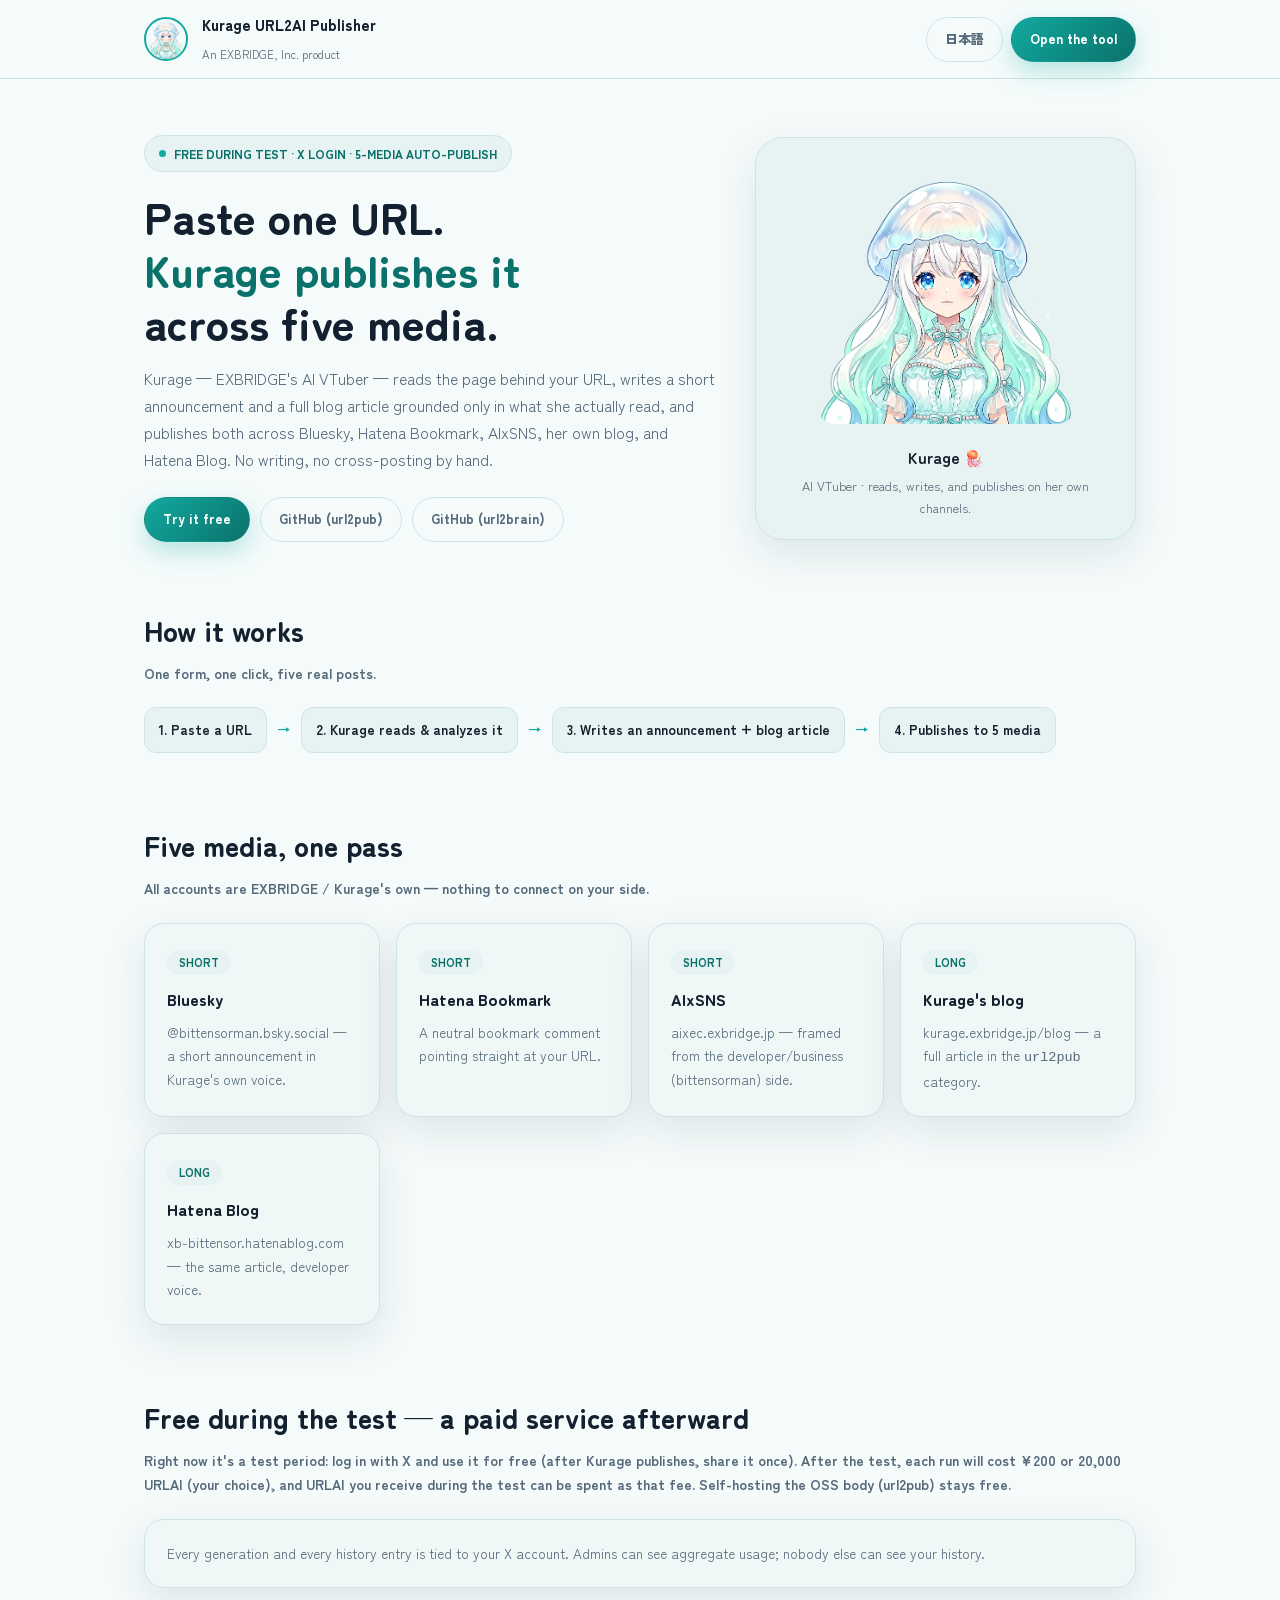
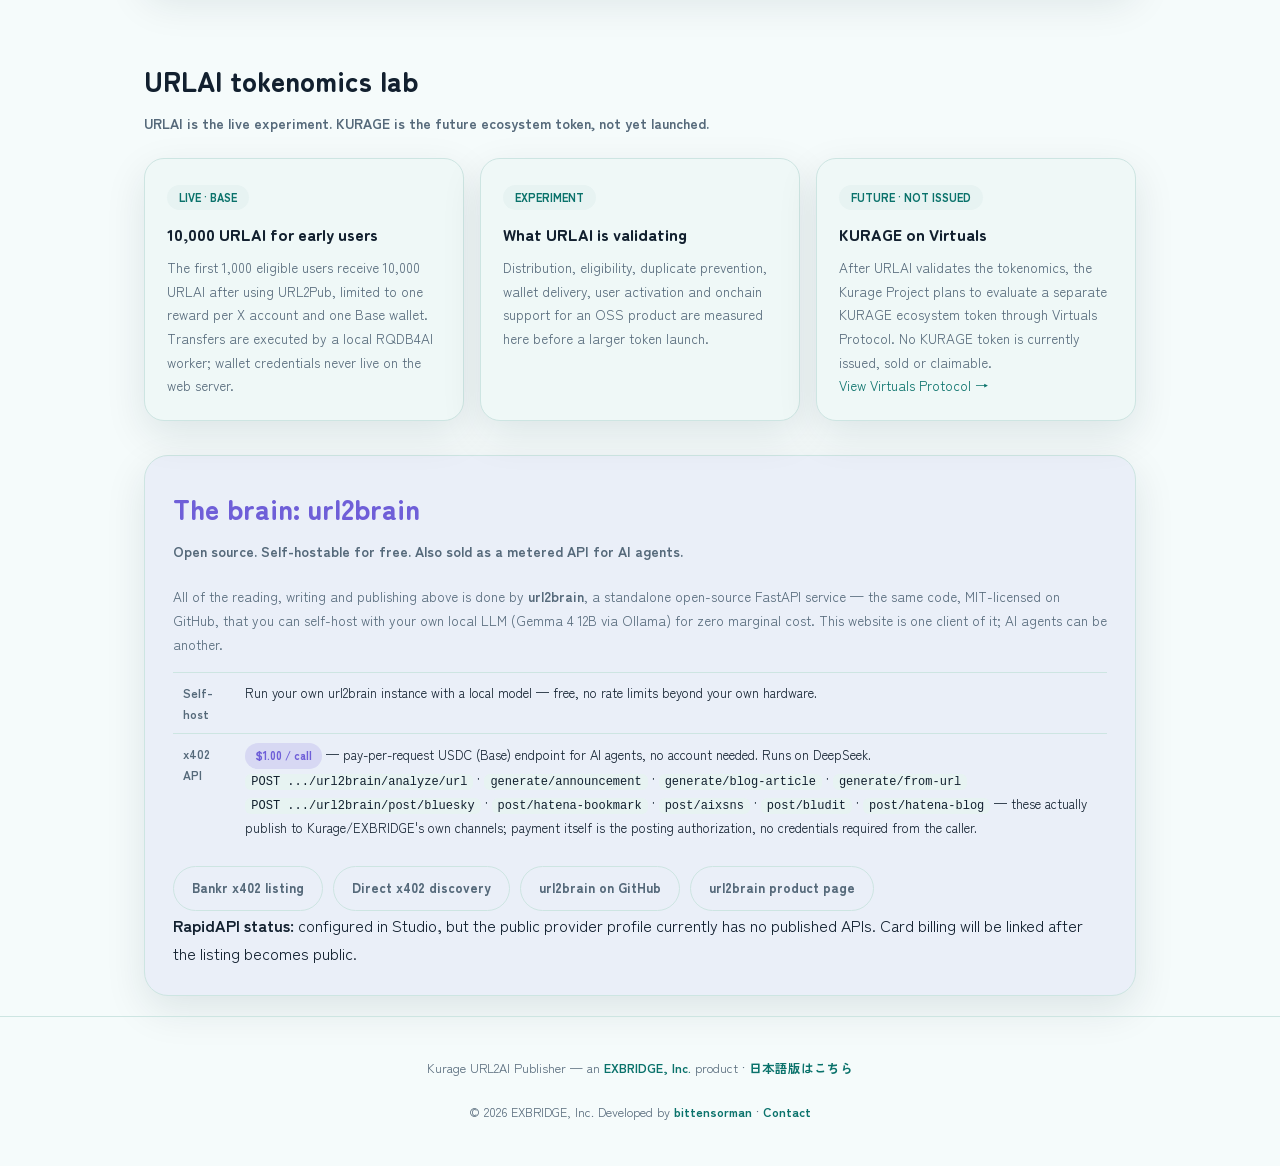
<file: public/index.html>
<!doctype html>
<html lang="en">
<head>
<meta charset="utf-8">
<meta name="viewport" content="width=device-width, initial-scale=1">
<title>Kurage URL2AI Publisher — Kurage reads a URL and publishes it across 5 media</title>
<meta name="description" content="Paste one URL. Kurage, an AI VTuber, reads it, writes an announcement and a blog article, and auto-publishes them across 5 media — Bluesky, Hatena Bookmark, AIxSNS, Kurage's blog, Hatena Blog. Free with X login. The brain behind it, url2brain, is open source and also sold as a $1/call x402 API for AI agents.">
<meta name="robots" content="index,follow">
<meta name="author" content="EXBRIDGE, Inc.">
<link rel="canonical" href="https://url2ai.exbridge.jp/">
<link rel="alternate" hreflang="ja" href="https://url2ai.exbridge.jp/url2pub.html">
<link rel="icon" href="assets/kurage_avatar_square.png" type="image/png">
<meta property="og:type" content="website">
<meta property="og:site_name" content="Kurage URL2AI Publisher">
<meta property="og:title" content="Kurage URL2AI Publisher — one URL in, five media out">
<meta property="og:description" content="Kurage reads a URL, writes an announcement and a blog article, and auto-publishes across Bluesky, Hatena Bookmark, AIxSNS, her own blog, and Hatena Blog.">
<meta property="og:url" content="https://url2ai.exbridge.jp/">
<meta property="og:image" content="https://url2ai.exbridge.jp/assets/ogp.png">
<meta property="og:image:width" content="1200">
<meta property="og:image:height" content="630">
<meta property="og:locale" content="en_US">
<meta name="twitter:card" content="summary_large_image">
<meta name="twitter:title" content="Kurage URL2AI Publisher">
<meta name="twitter:description" content="One URL in, five media out — written and published by Kurage.">
<meta name="twitter:image" content="https://url2ai.exbridge.jp/assets/ogp.png">
<script type="application/ld+json">
{
  "@context": "https://schema.org",
  "@type": "WebApplication",
  "name": "Kurage URL2AI Publisher",
  "url": "https://url2ai.exbridge.jp/",
  "applicationCategory": "BusinessApplication",
  "operatingSystem": "Web",
  "description": "Paste a URL and get an AI-written announcement and blog article, auto-published across 5 media.",
  "offers": { "@type": "Offer", "price": "0", "priceCurrency": "USD" },
  "provider": { "@type": "Organization", "name": "EXBRIDGE, Inc.", "url": "https://exbridge.jp/" }
}
</script>
<link rel="preconnect" href="https://fonts.googleapis.com">
<link rel="preconnect" href="https://fonts.gstatic.com" crossorigin>
<link href="https://fonts.googleapis.com/css2?family=Zen+Maru+Gothic:wght@500;700;900&family=Zen+Kaku+Gothic+New:wght@400;500;700&display=swap" rel="stylesheet">
<style>
:root {
  --abyss: #12202f; --abyss-soft: #55697a; --foam: #f5fbfb; --panel: #e7f3f2;
  --panel-line: #cde5e2; --teal: #12a99f; --teal-deep: #0a726b; --violet: #6f5fd8;
  --shadow: 0 14px 40px rgba(10, 40, 45, .10);
}
@media (prefers-color-scheme: dark) {
  :root { --abyss: #eaf3f3; --abyss-soft: #9fb3ba; --foam: #0c1720; --panel: #12242a;
    --panel-line: #1f3a3f; --teal: #2bd4c6; --teal-deep: #1c9e93; --violet: #9186ea;
    --shadow: 0 14px 40px rgba(0,0,0,.38); }
}
:root[data-theme="dark"] { --abyss: #eaf3f3; --abyss-soft: #9fb3ba; --foam: #0c1720; --panel: #12242a;
  --panel-line: #1f3a3f; --teal: #2bd4c6; --teal-deep: #1c9e93; --violet: #9186ea; --shadow: 0 14px 40px rgba(0,0,0,.38); }
:root[data-theme="light"] { --abyss: #12202f; --abyss-soft: #55697a; --foam: #f5fbfb; --panel: #e7f3f2;
  --panel-line: #cde5e2; --teal: #12a99f; --teal-deep: #0a726b; --violet: #6f5fd8; --shadow: 0 14px 40px rgba(10,40,45,.10); }
* { box-sizing: border-box; margin: 0; padding: 0; }
html { scroll-behavior: smooth; }
body { color: var(--abyss); font-family: "Zen Kaku Gothic New", -apple-system, "Segoe UI", sans-serif;
  background: var(--foam); min-height: 100vh; line-height: 1.75; }
a { color: var(--teal-deep); text-decoration: none; }
a:hover { color: var(--teal); }
h1, h2, h3, .display { font-family: "Zen Maru Gothic", "Zen Kaku Gothic New", sans-serif; text-wrap: balance; }
img { max-width: 100%; }
.wrap { max-width: 1040px; margin: 0 auto; padding: 0 24px; }
header.site { position: sticky; top: 0; z-index: 40; background: color-mix(in srgb, var(--foam) 88%, transparent);
  backdrop-filter: blur(16px); border-bottom: 1px solid var(--panel-line); }
header.site .wrap { display: flex; align-items: center; gap: 16px; padding: 12px 24px; }
.hbrand { display: flex; gap: 14px; align-items: center; }
.avatar-ring { width: 44px; height: 44px; border-radius: 50%; overflow: hidden; border: 2px solid var(--teal); flex-shrink: 0; }
.avatar-ring img { width: 100%; height: 100%; object-fit: cover; object-position: 50% 15%; }
.hbrand strong { font-size: 15px; font-weight: 900; display: block; }
.hbrand span { font-size: 11.5px; color: var(--abyss-soft); }
.hnav { display: flex; gap: 8px; align-items: center; margin-left: auto; }
.btn { border-radius: 999px; padding: 10px 18px; font-weight: 900; font-size: 13px; display: inline-flex;
  align-items: center; gap: 7px; border: 1.5px solid transparent; cursor: pointer; }
.btn-primary { background: linear-gradient(135deg, var(--teal), var(--teal-deep)); color: #fff;
  box-shadow: 0 10px 24px rgba(18,169,159,.28); }
.btn-ghost { background: transparent; border-color: var(--panel-line); color: var(--abyss-soft); }
.hero { padding: 56px 0 30px; display: grid; grid-template-columns: 1.2fr .8fr; gap: 40px; align-items: center; }
.eyebrow { display: inline-flex; align-items: center; gap: 8px; background: var(--panel); border: 1.5px solid var(--panel-line);
  border-radius: 999px; padding: 7px 14px; font-size: 12px; font-weight: 900; color: var(--teal-deep); margin-bottom: 18px; }
.dot { width: 7px; height: 7px; border-radius: 50%; background: var(--teal); animation: pulse 2s infinite; }
@keyframes pulse { 0%,100% { opacity: 1; transform: scale(1);} 50% { opacity: .5; transform: scale(.8);} }
h1 { font-size: clamp(28px, 4.2vw, 44px); font-weight: 900; line-height: 1.2; margin-bottom: 16px; }
h1 em { font-style: normal; color: var(--teal-deep); }
.lead { font-size: 15.5px; color: var(--abyss-soft); max-width: 600px; margin-bottom: 24px; }
.cta-row { display: flex; gap: 10px; flex-wrap: wrap; }
.hero-avatar { background: var(--panel); border: 1.5px solid var(--panel-line); border-radius: 28px;
  padding: 26px 22px 20px; text-align: center; box-shadow: var(--shadow); }
.hero-avatar img { height: 260px; width: auto; border-radius: 20px; }
.hero-avatar h2 { font-size: 16px; margin: 12px 0 4px; }
.hero-avatar p { font-size: 12.5px; color: var(--abyss-soft); }
section { padding: 34px 0; }
section > h2 { font-size: clamp(21px, 3vw, 28px); font-weight: 900; margin-bottom: 6px; }
section > .sub { color: var(--abyss-soft); font-size: 14px; font-weight: 700; margin-bottom: 22px; }
.grid { display: grid; grid-template-columns: repeat(auto-fit, minmax(230px, 1fr)); gap: 16px; }
.card { background: color-mix(in srgb, var(--foam) 60%, var(--panel) 40%); border: 1.5px solid var(--panel-line);
  border-radius: 20px; padding: 22px; box-shadow: var(--shadow); }
.card .tag { display: inline-block; background: var(--panel); color: var(--teal-deep); border-radius: 999px;
  padding: 3px 12px; font-size: 11px; font-weight: 900; margin-bottom: 10px; }
.card h3 { font-size: 16px; font-weight: 900; margin-bottom: 8px; }
.card p { font-size: 13.5px; color: var(--abyss-soft); }
.flow { display: flex; flex-wrap: wrap; gap: 10px; align-items: center; font-size: 13.5px; font-weight: 700; }
.flow .step { background: var(--panel); border: 1.5px solid var(--panel-line); border-radius: 12px; padding: 10px 14px; }
.flow .arrow { color: var(--teal); font-weight: 900; }
.brain { background: color-mix(in srgb, var(--violet) 8%, var(--foam)); border: 1.5px solid var(--panel-line);
  border-radius: 24px; padding: 28px; box-shadow: var(--shadow); }
.brain h2 { color: var(--violet); }
.brain table { width: 100%; border-collapse: collapse; margin-top: 16px; font-size: 13px; }
.brain th, .brain td { text-align: left; padding: 9px 10px; border-top: 1px solid var(--panel-line); vertical-align: top; }
.brain th { color: var(--abyss-soft); font-weight: 700; font-size: 12px; }
.brain code { font-family: ui-monospace, SFMono-Regular, Menlo, monospace; font-size: 12px; background: var(--panel);
  padding: 1px 6px; border-radius: 6px; }
.pill { display: inline-block; font-size: 11px; font-weight: 900; padding: 3px 10px; border-radius: 999px; }
.pill.free { background: color-mix(in srgb, var(--teal) 16%, transparent); color: var(--teal-deep); }
.pill.paid { background: color-mix(in srgb, var(--violet) 16%, transparent); color: var(--violet); }
footer.site { text-align: center; color: var(--abyss-soft); font-size: 12.5px; padding: 40px 20px 46px;
  border-top: 1px solid var(--panel-line); margin-top: 20px; }
footer.site a { color: var(--teal-deep); font-weight: 700; }
@media (max-width: 760px) {
  .hero { grid-template-columns: 1fr; padding-top: 30px; }
  .hero-avatar img { height: 200px; }
}
</style>
<!-- Google tag (gtag.js) -->
<script async src="https://www.googletagmanager.com/gtag/js?id=G-BP0650KDFR"></script>
<script>
  window.dataLayer = window.dataLayer || [];
  function gtag(){dataLayer.push(arguments);}
  gtag('js', new Date());
  gtag('config', 'G-BP0650KDFR');
</script>
<script>
(function () {
    var s = document.createElement('script');
    s.src = 'https://kurage.exbridge.jp/simpletrack.php'
        + '?url=' + encodeURIComponent(location.href)
        + '&ref=' + encodeURIComponent(document.referrer);
    document.head.appendChild(s);
})();
</script>
</head>
<body>

<header class="site"><div class="wrap">
  <div class="hbrand">
    <div class="avatar-ring"><img src="assets/kurage_avatar_square.webp" alt="Kurage"></div>
    <div><strong>Kurage URL2AI Publisher</strong><span>An EXBRIDGE, Inc. product</span></div>
  </div>
  <nav class="hnav">
    <a class="btn btn-ghost" href="url2pub.html">日本語</a>
    <a class="btn btn-primary" href="url2pub.php?lang=en">Open the tool</a>
  </nav>
</div></header>

<div class="wrap">
  <div class="hero">
    <div>
      <span class="eyebrow"><span class="dot"></span>FREE DURING TEST · X LOGIN · 5-MEDIA AUTO-PUBLISH</span>
      <h1>Paste one URL. <em>Kurage publishes it</em> across five media.</h1>
      <p class="lead">
        Kurage — EXBRIDGE's AI VTuber — reads the page behind your URL, writes a short
        announcement and a full blog article grounded only in what she actually read, and
        publishes both across Bluesky, Hatena Bookmark, AIxSNS, her own blog, and Hatena Blog.
        No writing, no cross-posting by hand.
      </p>
      <div class="cta-row">
        <a class="btn btn-primary" href="url2pub.php?lang=en">Try it free</a>
        <a class="btn btn-ghost" href="https://github.com/katsushi2441/url2pub" target="_blank" rel="noopener">GitHub (url2pub)</a>
        <a class="btn btn-ghost" href="https://github.com/katsushi2441/url2brain" target="_blank" rel="noopener">GitHub (url2brain)</a>
      </div>
    </div>
    <div class="hero-avatar">
      <img src="assets/kurage_avatar_square.webp" alt="Kurage — jellyfish AI VTuber">
      <h2>Kurage 🪼</h2>
      <p>AI VTuber · reads, writes, and publishes on her own channels.</p>
    </div>
  </div>

  <section>
    <h2>How it works</h2>
    <p class="sub">One form, one click, five real posts.</p>
    <div class="flow">
      <span class="step">1. Paste a URL</span><span class="arrow">→</span>
      <span class="step">2. Kurage reads &amp; analyzes it</span><span class="arrow">→</span>
      <span class="step">3. Writes an announcement + blog article</span><span class="arrow">→</span>
      <span class="step">4. Publishes to 5 media</span>
    </div>
  </section>

  <section>
    <h2>Five media, one pass</h2>
    <p class="sub">All accounts are EXBRIDGE / Kurage's own — nothing to connect on your side.</p>
    <div class="grid">
      <div class="card"><span class="tag">SHORT</span><h3>Bluesky</h3><p>@bittensorman.bsky.social — a short announcement in Kurage's own voice.</p></div>
      <div class="card"><span class="tag">SHORT</span><h3>Hatena Bookmark</h3><p>A neutral bookmark comment pointing straight at your URL.</p></div>
      <div class="card"><span class="tag">SHORT</span><h3>AIxSNS</h3><p>aixec.exbridge.jp — framed from the developer/business (bittensorman) side.</p></div>
      <div class="card"><span class="tag">LONG</span><h3>Kurage's blog</h3><p>kurage.exbridge.jp/blog — a full article in the <code>url2pub</code> category.</p></div>
      <div class="card"><span class="tag">LONG</span><h3>Hatena Blog</h3><p>xb-bittensor.hatenablog.com — the same article, developer voice.</p></div>
    </div>
  </section>

  <section>
    <h2>Free during the test — a paid service afterward</h2>
    <p class="sub">Right now it's a test period: log in with X and use it for free (after Kurage publishes, share it once). After the test, each run will cost <strong>¥200 or 20,000 URLAI (your choice)</strong>, and URLAI you receive during the test can be spent as that fee. Self-hosting the OSS body (url2pub) stays free.</p>
    <div class="card">
      <p>Every generation and every history entry is tied to your X account. Admins can see aggregate
      usage; nobody else can see your history.</p>
    </div>
  </section>

  <section>
    <h2>URLAI tokenomics lab</h2>
    <p class="sub">URLAI is the live experiment. KURAGE is the future ecosystem token, not yet launched.</p>
    <div class="grid">
      <div class="card">
        <span class="tag">LIVE · BASE</span>
        <h3>10,000 URLAI for early users</h3>
        <p>The first 1,000 eligible users receive 10,000 URLAI after using URL2Pub, limited to
        one reward per X account and one Base wallet. Transfers are executed by a local
        RQDB4AI worker; wallet credentials never live on the web server.</p>
      </div>
      <div class="card">
        <span class="tag">EXPERIMENT</span>
        <h3>What URLAI is validating</h3>
        <p>Distribution, eligibility, duplicate prevention, wallet delivery, user activation and
        onchain support for an OSS product are measured here before a larger token launch.</p>
      </div>
      <div class="card">
        <span class="tag">FUTURE · NOT ISSUED</span>
        <h3>KURAGE on Virtuals</h3>
        <p>After URLAI validates the tokenomics, the Kurage Project plans to evaluate a separate
        KURAGE ecosystem token through Virtuals Protocol. No KURAGE token is currently issued,
        sold or claimable.</p>
        <p><a href="https://app.virtuals.io/create" target="_blank" rel="noopener">View Virtuals Protocol →</a></p>
      </div>
    </div>
  </section>

  <section class="brain">
    <h2>The brain: url2brain</h2>
    <p class="sub">Open source. Self-hostable for free. Also sold as a metered API for AI agents.</p>
    <p style="font-size:13.5px;color:var(--abyss-soft)">
      All of the reading, writing and publishing above is done by <strong>url2brain</strong>, a
      standalone open-source FastAPI service — the same code, MIT-licensed on GitHub, that you can
      self-host with your own local LLM (Gemma 4 12B via Ollama) for zero marginal cost. This
      website is one client of it; AI agents can be another.
    </p>
    <table>
      <tr><th>Self-host</th><td>Run your own url2brain instance with a local model — free, no rate limits beyond your own hardware.</td></tr>
      <tr><th>x402 API</th><td><span class="pill paid">$1.00 / call</span> — pay-per-request USDC (Base) endpoint for AI agents, no account needed. Runs on DeepSeek.
        <br><code>POST .../url2brain/analyze/url</code> · <code>generate/announcement</code> · <code>generate/blog-article</code> · <code>generate/from-url</code>
        <br><code>POST .../url2brain/post/bluesky</code> · <code>post/hatena-bookmark</code> · <code>post/aixsns</code> · <code>post/bludit</code> · <code>post/hatena-blog</code>
        — these actually publish to Kurage/EXBRIDGE's own channels; payment itself is the posting authorization, no credentials required from the caller.</td></tr>
    </table>
    <div class="cta-row" style="margin-top:18px">
      <a class="btn btn-ghost" href="https://x402.bankr.bot/0x444fadbd6e1fed0cfbf7613b6c9f91b9021eecbd/url2brain" target="_blank" rel="noopener">Bankr x402 listing</a>
      <a class="btn btn-ghost" href="https://bittensorman.xyz/.well-known/x402.json" target="_blank" rel="noopener">Direct x402 discovery</a>
      <a class="btn btn-ghost" href="https://github.com/katsushi2441/url2brain" target="_blank" rel="noopener">url2brain on GitHub</a>
      <a class="btn btn-ghost" href="https://url2brain.exbridge.jp/" target="_blank" rel="noopener">url2brain product page</a>
    </div>
    <p class="note"><strong>RapidAPI status:</strong> configured in Studio, but the public provider
    profile currently has no published APIs. Card billing will be linked after the listing becomes public.</p>
  </section>
</div>

<footer class="site"><div class="wrap">
  Kurage URL2AI Publisher — an <a href="https://exbridge.jp/">EXBRIDGE, Inc.</a> product ·
  <a href="url2pub.html">日本語版はこちら</a><br><br>
  &copy; <span id="y"></span> EXBRIDGE, Inc. Developed by <a href="https://x.com/xb_bittensor" target="_blank" rel="noopener">bittensorman</a> ·
  <a href="https://exbridge.jp/contact.php">Contact</a>
</div></footer>
<script>document.getElementById('y').textContent = new Date().getFullYear();</script>

</body>
</html>
</file>
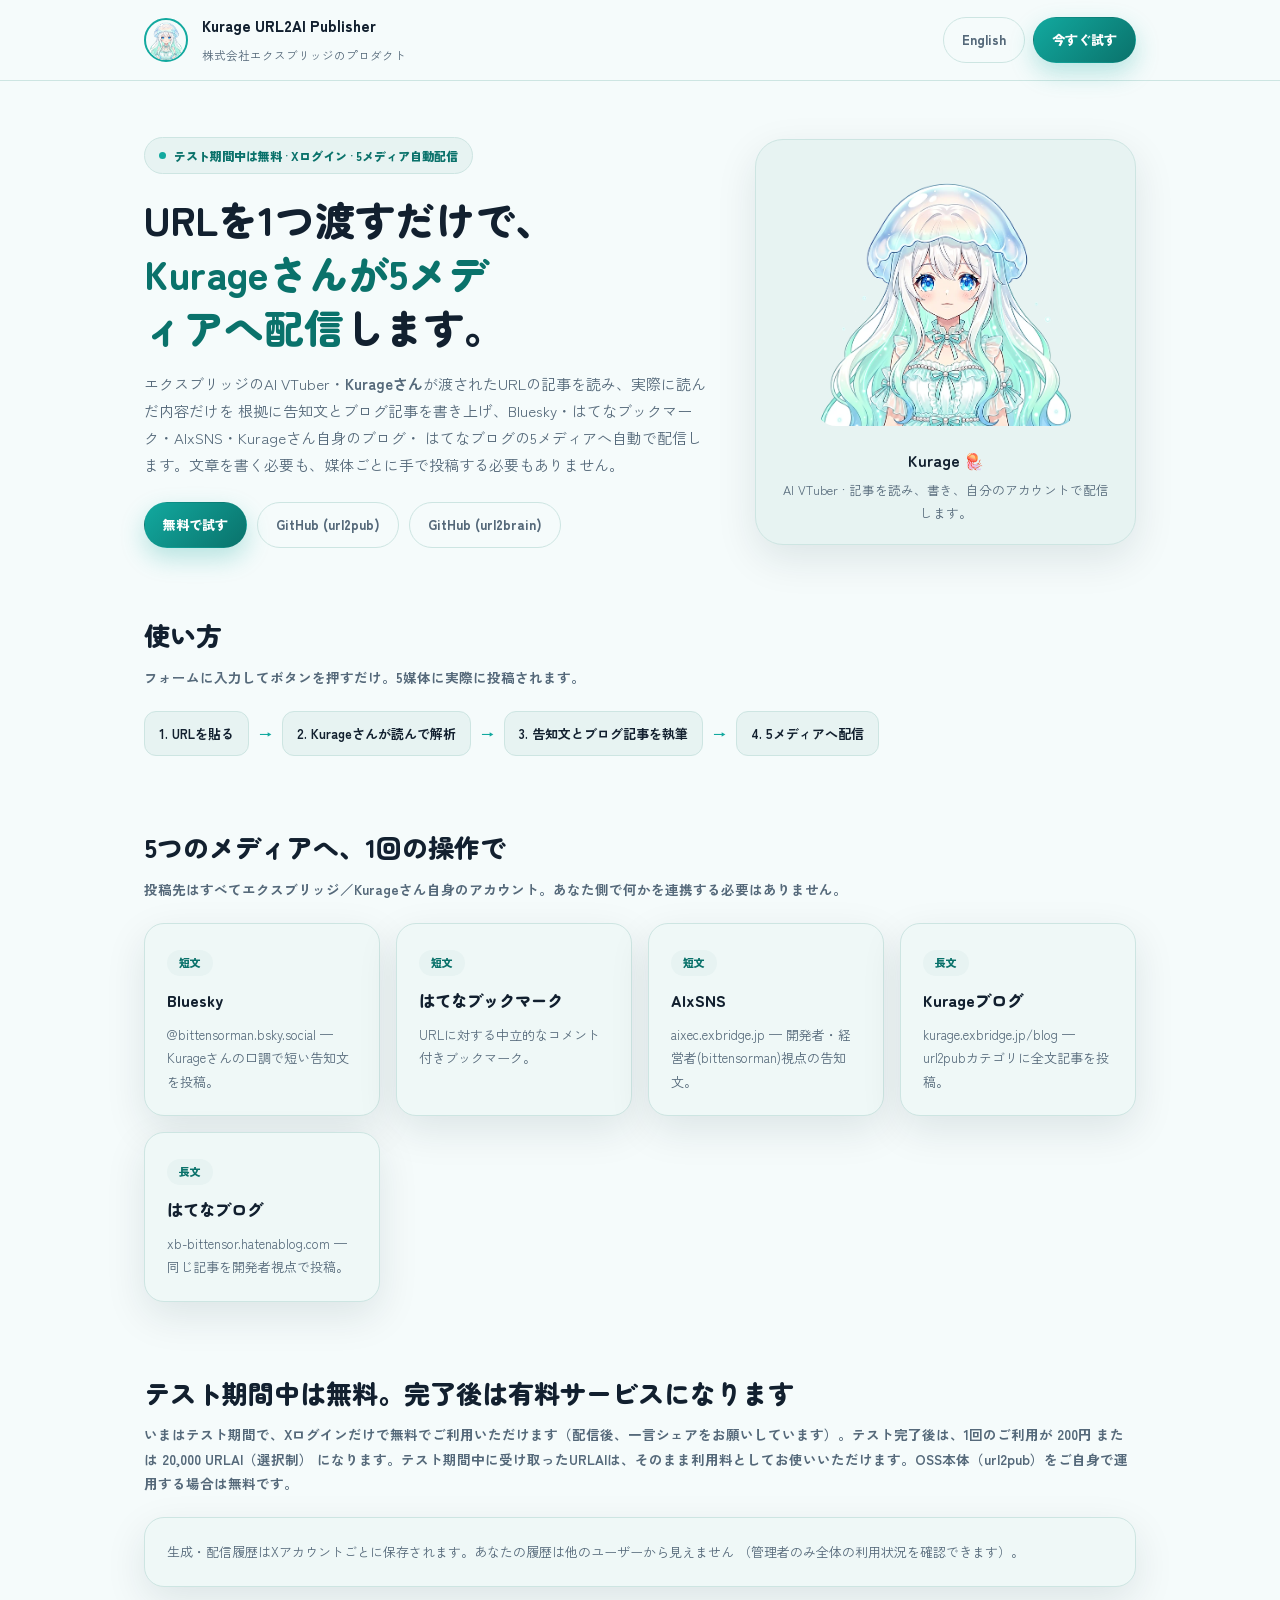
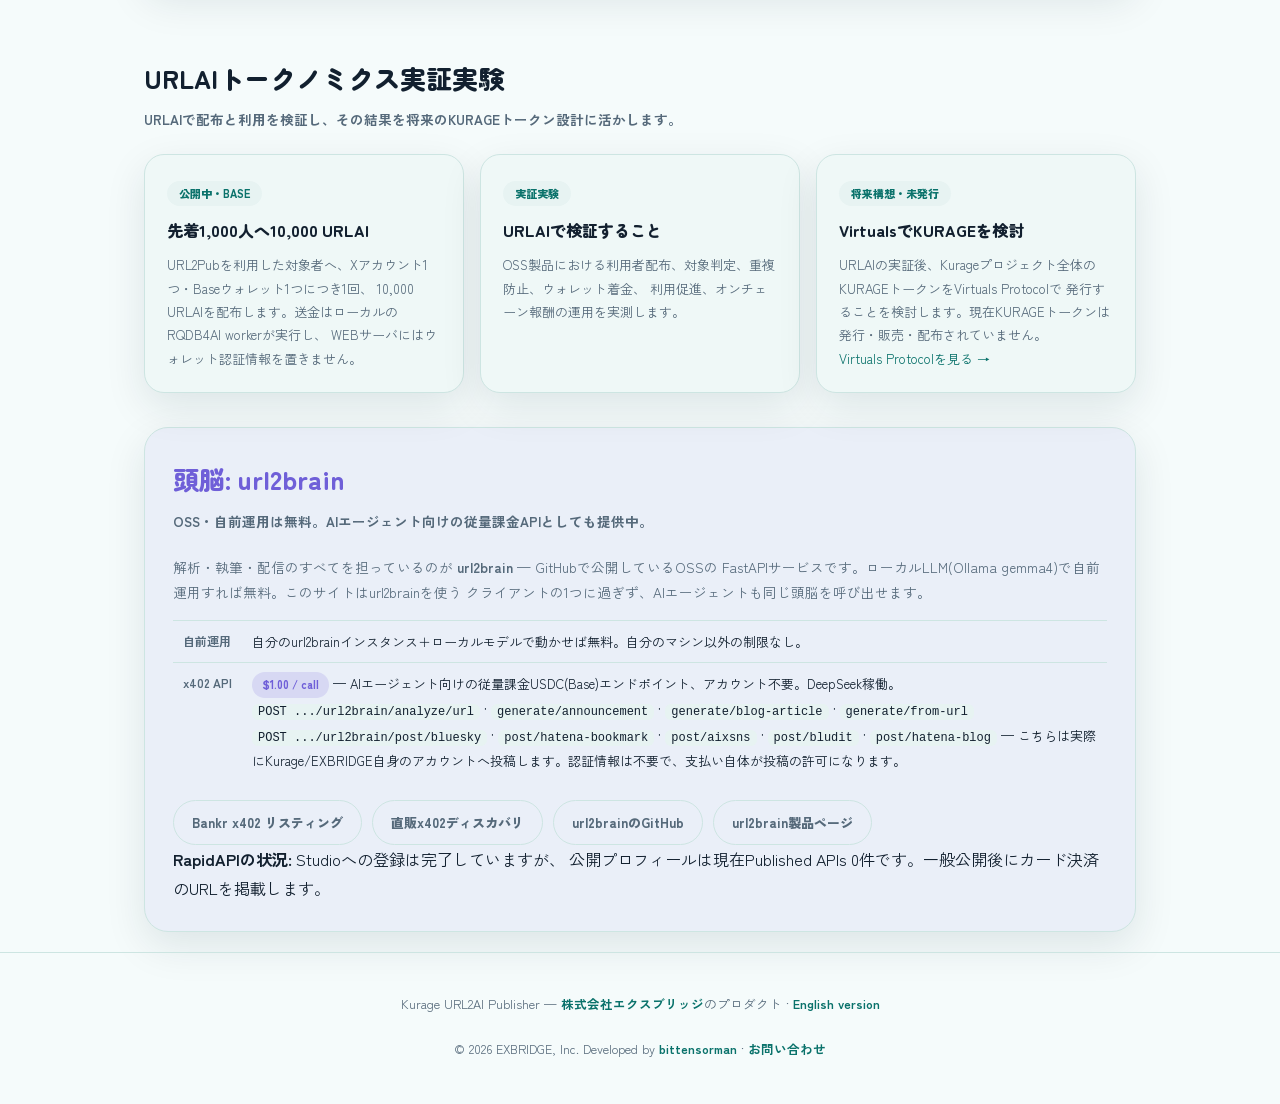
<file: public/url2pub.html>
<!doctype html>
<html lang="ja">
<head>
<meta charset="utf-8">
<meta name="viewport" content="width=device-width, initial-scale=1">
<title>Kurage URL2AI Publisher — KurageさんがURLを読んで5メディアに配信</title>
<meta name="description" content="URLを1つ渡すだけで、AI VTuberのKurageさんがその記事を読み、告知文とブログ記事を書き、Bluesky・はてなブックマーク・AIxSNS・Kurageブログ・はてなブログの5メディアへ自動配信します。Xログインで無料。頭脳のurl2brainはOSSで、AIエージェント向けに$1/callのx402 APIとしても提供中。">
<meta name="robots" content="index,follow">
<meta name="author" content="EXBRIDGE, Inc.">
<link rel="canonical" href="https://url2ai.exbridge.jp/url2pub.html">
<link rel="alternate" hreflang="en" href="https://url2ai.exbridge.jp/">
<link rel="icon" href="assets/kurage_avatar_square.png" type="image/png">
<meta property="og:type" content="website">
<meta property="og:site_name" content="Kurage URL2AI Publisher">
<meta property="og:title" content="Kurage URL2AI Publisher — URLを渡すだけで5メディアへ自動配信">
<meta property="og:description" content="KurageさんがURLを解析して考察・告知文・ブログ記事を書き、Bluesky/はてな/AIxSNS/Kurageブログへ自動配信します。">
<meta property="og:url" content="https://url2ai.exbridge.jp/url2pub.html">
<meta property="og:image" content="https://url2ai.exbridge.jp/assets/ogp.png">
<meta property="og:image:width" content="1200">
<meta property="og:image:height" content="630">
<meta property="og:locale" content="ja_JP">
<meta name="twitter:card" content="summary_large_image">
<meta name="twitter:title" content="Kurage URL2AI Publisher">
<meta name="twitter:description" content="URLを渡すだけでKurageさんが5メディアへ自動配信します。">
<meta name="twitter:image" content="https://url2ai.exbridge.jp/assets/ogp.png">
<script type="application/ld+json">
{
  "@context": "https://schema.org",
  "@type": "WebApplication",
  "name": "Kurage URL2AI Publisher",
  "url": "https://url2ai.exbridge.jp/url2pub.html",
  "applicationCategory": "BusinessApplication",
  "operatingSystem": "Web",
  "description": "URLを解析し、告知文とブログ記事を自動生成して5つのメディアへ配信するAIパブリッシングツール。",
  "offers": { "@type": "Offer", "price": "0", "priceCurrency": "JPY" },
  "provider": { "@type": "Organization", "name": "EXBRIDGE, Inc.", "url": "https://exbridge.jp/" }
}
</script>
<link rel="preconnect" href="https://fonts.googleapis.com">
<link rel="preconnect" href="https://fonts.gstatic.com" crossorigin>
<link href="https://fonts.googleapis.com/css2?family=Zen+Maru+Gothic:wght@500;700;900&family=Zen+Kaku+Gothic+New:wght@400;500;700&display=swap" rel="stylesheet">
<style>
:root {
  --abyss: #12202f; --abyss-soft: #55697a; --foam: #f5fbfb; --panel: #e7f3f2;
  --panel-line: #cde5e2; --teal: #12a99f; --teal-deep: #0a726b; --violet: #6f5fd8;
  --shadow: 0 14px 40px rgba(10, 40, 45, .10);
}
@media (prefers-color-scheme: dark) {
  :root { --abyss: #eaf3f3; --abyss-soft: #9fb3ba; --foam: #0c1720; --panel: #12242a;
    --panel-line: #1f3a3f; --teal: #2bd4c6; --teal-deep: #1c9e93; --violet: #9186ea;
    --shadow: 0 14px 40px rgba(0,0,0,.38); }
}
:root[data-theme="dark"] { --abyss: #eaf3f3; --abyss-soft: #9fb3ba; --foam: #0c1720; --panel: #12242a;
  --panel-line: #1f3a3f; --teal: #2bd4c6; --teal-deep: #1c9e93; --violet: #9186ea; --shadow: 0 14px 40px rgba(0,0,0,.38); }
:root[data-theme="light"] { --abyss: #12202f; --abyss-soft: #55697a; --foam: #f5fbfb; --panel: #e7f3f2;
  --panel-line: #cde5e2; --teal: #12a99f; --teal-deep: #0a726b; --violet: #6f5fd8; --shadow: 0 14px 40px rgba(10,40,45,.10); }
* { box-sizing: border-box; margin: 0; padding: 0; }
html { scroll-behavior: smooth; }
body { color: var(--abyss); font-family: "Zen Kaku Gothic New", "Hiragino Sans", "Yu Gothic", Meiryo, sans-serif;
  background: var(--foam); min-height: 100vh; line-height: 1.8; }
a { color: var(--teal-deep); text-decoration: none; }
a:hover { color: var(--teal); }
h1, h2, h3, .display { font-family: "Zen Maru Gothic", "Zen Kaku Gothic New", sans-serif; text-wrap: balance; }
img { max-width: 100%; }
.wrap { max-width: 1040px; margin: 0 auto; padding: 0 24px; }
header.site { position: sticky; top: 0; z-index: 40; background: color-mix(in srgb, var(--foam) 88%, transparent);
  backdrop-filter: blur(16px); border-bottom: 1px solid var(--panel-line); }
header.site .wrap { display: flex; align-items: center; gap: 16px; padding: 12px 24px; }
.hbrand { display: flex; gap: 14px; align-items: center; }
.avatar-ring { width: 44px; height: 44px; border-radius: 50%; overflow: hidden; border: 2px solid var(--teal); flex-shrink: 0; }
.avatar-ring img { width: 100%; height: 100%; object-fit: cover; object-position: 50% 15%; }
.hbrand strong { font-size: 15px; font-weight: 900; display: block; }
.hbrand span { font-size: 11.5px; color: var(--abyss-soft); }
.hnav { display: flex; gap: 8px; align-items: center; margin-left: auto; }
.btn { border-radius: 999px; padding: 10px 18px; font-weight: 900; font-size: 13px; display: inline-flex;
  align-items: center; gap: 7px; border: 1.5px solid transparent; cursor: pointer; }
.btn-primary { background: linear-gradient(135deg, var(--teal), var(--teal-deep)); color: #fff;
  box-shadow: 0 10px 24px rgba(18,169,159,.28); }
.btn-ghost { background: transparent; border-color: var(--panel-line); color: var(--abyss-soft); }
.hero { padding: 56px 0 30px; display: grid; grid-template-columns: 1.2fr .8fr; gap: 40px; align-items: center; }
.eyebrow { display: inline-flex; align-items: center; gap: 8px; background: var(--panel); border: 1.5px solid var(--panel-line);
  border-radius: 999px; padding: 7px 14px; font-size: 12px; font-weight: 900; color: var(--teal-deep); margin-bottom: 18px; }
.dot { width: 7px; height: 7px; border-radius: 50%; background: var(--teal); animation: pulse 2s infinite; }
@keyframes pulse { 0%,100% { opacity: 1; transform: scale(1);} 50% { opacity: .5; transform: scale(.8);} }
h1 { font-size: clamp(26px, 4.2vw, 40px); font-weight: 900; line-height: 1.35; margin-bottom: 16px; }
h1 em { font-style: normal; color: var(--teal-deep); }
.lead { font-size: 15px; color: var(--abyss-soft); max-width: 600px; margin-bottom: 24px; }
.cta-row { display: flex; gap: 10px; flex-wrap: wrap; }
.hero-avatar { background: var(--panel); border: 1.5px solid var(--panel-line); border-radius: 28px;
  padding: 26px 22px 20px; text-align: center; box-shadow: var(--shadow); }
.hero-avatar img { height: 260px; width: auto; border-radius: 20px; }
.hero-avatar h2 { font-size: 16px; margin: 12px 0 4px; }
.hero-avatar p { font-size: 12.5px; color: var(--abyss-soft); }
section { padding: 34px 0; }
section > h2 { font-size: clamp(20px, 3vw, 26px); font-weight: 900; margin-bottom: 6px; }
section > .sub { color: var(--abyss-soft); font-size: 13.5px; font-weight: 700; margin-bottom: 22px; }
.grid { display: grid; grid-template-columns: repeat(auto-fit, minmax(230px, 1fr)); gap: 16px; }
.card { background: color-mix(in srgb, var(--foam) 60%, var(--panel) 40%); border: 1.5px solid var(--panel-line);
  border-radius: 20px; padding: 22px; box-shadow: var(--shadow); }
.card .tag { display: inline-block; background: var(--panel); color: var(--teal-deep); border-radius: 999px;
  padding: 3px 12px; font-size: 11px; font-weight: 900; margin-bottom: 10px; }
.card h3 { font-size: 16px; font-weight: 900; margin-bottom: 8px; }
.card p { font-size: 13px; color: var(--abyss-soft); }
.flow { display: flex; flex-wrap: wrap; gap: 10px; align-items: center; font-size: 13px; font-weight: 700; }
.flow .step { background: var(--panel); border: 1.5px solid var(--panel-line); border-radius: 12px; padding: 10px 14px; }
.flow .arrow { color: var(--teal); font-weight: 900; }
.brain { background: color-mix(in srgb, var(--violet) 8%, var(--foam)); border: 1.5px solid var(--panel-line);
  border-radius: 24px; padding: 28px; box-shadow: var(--shadow); }
.brain h2 { color: var(--violet); }
.brain table { width: 100%; border-collapse: collapse; margin-top: 16px; font-size: 13px; }
.brain th, .brain td { text-align: left; padding: 9px 10px; border-top: 1px solid var(--panel-line); vertical-align: top; }
.brain th { color: var(--abyss-soft); font-weight: 700; font-size: 12px; white-space: nowrap; }
.brain code { font-family: ui-monospace, SFMono-Regular, Menlo, monospace; font-size: 12px; background: var(--panel);
  padding: 1px 6px; border-radius: 6px; }
.pill { display: inline-block; font-size: 11px; font-weight: 900; padding: 3px 10px; border-radius: 999px; }
.pill.paid { background: color-mix(in srgb, var(--violet) 16%, transparent); color: var(--violet); }
footer.site { text-align: center; color: var(--abyss-soft); font-size: 12.5px; padding: 40px 20px 46px;
  border-top: 1px solid var(--panel-line); margin-top: 20px; }
footer.site a { color: var(--teal-deep); font-weight: 700; }
@media (max-width: 760px) {
  .hero { grid-template-columns: 1fr; padding-top: 30px; }
  .hero-avatar img { height: 200px; }
}
</style>
<!-- Google tag (gtag.js) -->
<script async src="https://www.googletagmanager.com/gtag/js?id=G-BP0650KDFR"></script>
<script>
  window.dataLayer = window.dataLayer || [];
  function gtag(){dataLayer.push(arguments);}
  gtag('js', new Date());
  gtag('config', 'G-BP0650KDFR');
</script>
<script>
(function () {
    var s = document.createElement('script');
    s.src = 'https://kurage.exbridge.jp/simpletrack.php'
        + '?url=' + encodeURIComponent(location.href)
        + '&ref=' + encodeURIComponent(document.referrer);
    document.head.appendChild(s);
})();
</script>
</head>
<body>

<header class="site"><div class="wrap">
  <div class="hbrand">
    <div class="avatar-ring"><img src="assets/kurage_avatar_square.webp" alt="Kurage"></div>
    <div><strong>Kurage URL2AI Publisher</strong><span>株式会社エクスブリッジのプロダクト</span></div>
  </div>
  <nav class="hnav">
    <a class="btn btn-ghost" href="index.html">English</a>
    <a class="btn btn-primary" href="url2pub.php?lang=ja">今すぐ試す</a>
  </nav>
</div></header>

<div class="wrap">
  <div class="hero">
    <div>
      <span class="eyebrow"><span class="dot"></span>テスト期間中は無料 · Xログイン · 5メディア自動配信</span>
      <h1>URLを1つ渡すだけで、<em>Kurageさんが5メディアへ配信</em>します。</h1>
      <p class="lead">
        エクスブリッジのAI VTuber・<strong>Kurageさん</strong>が渡されたURLの記事を読み、実際に読んだ内容だけを
        根拠に告知文とブログ記事を書き上げ、Bluesky・はてなブックマーク・AIxSNS・Kurageさん自身のブログ・
        はてなブログの5メディアへ自動で配信します。文章を書く必要も、媒体ごとに手で投稿する必要もありません。
      </p>
      <div class="cta-row">
        <a class="btn btn-primary" href="url2pub.php?lang=ja">無料で試す</a>
        <a class="btn btn-ghost" href="https://github.com/katsushi2441/url2pub" target="_blank" rel="noopener">GitHub (url2pub)</a>
        <a class="btn btn-ghost" href="https://github.com/katsushi2441/url2brain" target="_blank" rel="noopener">GitHub (url2brain)</a>
      </div>
    </div>
    <div class="hero-avatar">
      <img src="assets/kurage_avatar_square.webp" alt="Kurage — jellyfish AI VTuber">
      <h2>Kurage 🪼</h2>
      <p>AI VTuber · 記事を読み、書き、自分のアカウントで配信します。</p>
    </div>
  </div>

  <section>
    <h2>使い方</h2>
    <p class="sub">フォームに入力してボタンを押すだけ。5媒体に実際に投稿されます。</p>
    <div class="flow">
      <span class="step">1. URLを貼る</span><span class="arrow">→</span>
      <span class="step">2. Kurageさんが読んで解析</span><span class="arrow">→</span>
      <span class="step">3. 告知文とブログ記事を執筆</span><span class="arrow">→</span>
      <span class="step">4. 5メディアへ配信</span>
    </div>
  </section>

  <section>
    <h2>5つのメディアへ、1回の操作で</h2>
    <p class="sub">投稿先はすべてエクスブリッジ／Kurageさん自身のアカウント。あなた側で何かを連携する必要はありません。</p>
    <div class="grid">
      <div class="card"><span class="tag">短文</span><h3>Bluesky</h3><p>@bittensorman.bsky.social — Kurageさんの口調で短い告知文を投稿。</p></div>
      <div class="card"><span class="tag">短文</span><h3>はてなブックマーク</h3><p>URLに対する中立的なコメント付きブックマーク。</p></div>
      <div class="card"><span class="tag">短文</span><h3>AIxSNS</h3><p>aixec.exbridge.jp — 開発者・経営者(bittensorman)視点の告知文。</p></div>
      <div class="card"><span class="tag">長文</span><h3>Kurageブログ</h3><p>kurage.exbridge.jp/blog — url2pubカテゴリに全文記事を投稿。</p></div>
      <div class="card"><span class="tag">長文</span><h3>はてなブログ</h3><p>xb-bittensor.hatenablog.com — 同じ記事を開発者視点で投稿。</p></div>
    </div>
  </section>

  <section>
    <h2>テスト期間中は無料。完了後は有料サービスになります</h2>
    <p class="sub">いまはテスト期間で、Xログインだけで無料でご利用いただけます（配信後、一言シェアをお願いしています）。テスト完了後は、1回のご利用が <strong>200円 または 20,000 URLAI（選択制）</strong> になります。テスト期間中に受け取ったURLAIは、そのまま利用料としてお使いいただけます。OSS本体（url2pub）をご自身で運用する場合は無料です。</p>
    <div class="card">
      <p>生成・配信履歴はXアカウントごとに保存されます。あなたの履歴は他のユーザーから見えません
      （管理者のみ全体の利用状況を確認できます）。</p>
    </div>
  </section>

  <section>
    <h2>URLAIトークノミクス実証実験</h2>
    <p class="sub">URLAIで配布と利用を検証し、その結果を将来のKURAGEトークン設計に活かします。</p>
    <div class="grid">
      <div class="card">
        <span class="tag">公開中・BASE</span>
        <h3>先着1,000人へ10,000 URLAI</h3>
        <p>URL2Pubを利用した対象者へ、Xアカウント1つ・Baseウォレット1つにつき1回、
        10,000 URLAIを配布します。送金はローカルのRQDB4AI workerが実行し、
        WEBサーバにはウォレット認証情報を置きません。</p>
      </div>
      <div class="card">
        <span class="tag">実証実験</span>
        <h3>URLAIで検証すること</h3>
        <p>OSS製品における利用者配布、対象判定、重複防止、ウォレット着金、
        利用促進、オンチェーン報酬の運用を実測します。</p>
      </div>
      <div class="card">
        <span class="tag">将来構想・未発行</span>
        <h3>VirtualsでKURAGEを検討</h3>
        <p>URLAIの実証後、Kurageプロジェクト全体のKURAGEトークンをVirtuals Protocolで
        発行することを検討します。現在KURAGEトークンは発行・販売・配布されていません。</p>
        <p><a href="https://app.virtuals.io/create" target="_blank" rel="noopener">Virtuals Protocolを見る →</a></p>
      </div>
    </div>
  </section>

  <section class="brain">
    <h2>頭脳: url2brain</h2>
    <p class="sub">OSS・自前運用は無料。AIエージェント向けの従量課金APIとしても提供中。</p>
    <p style="font-size:13.5px;color:var(--abyss-soft)">
      解析・執筆・配信のすべてを担っているのが <strong>url2brain</strong> — GitHubで公開しているOSSの
      FastAPIサービスです。ローカルLLM(Ollama gemma4)で自前運用すれば無料。このサイトはurl2brainを使う
      クライアントの1つに過ぎず、AIエージェントも同じ頭脳を呼び出せます。
    </p>
    <table>
      <tr><th>自前運用</th><td>自分のurl2brainインスタンス＋ローカルモデルで動かせば無料。自分のマシン以外の制限なし。</td></tr>
      <tr><th>x402 API</th><td><span class="pill paid">$1.00 / call</span> — AIエージェント向けの従量課金USDC(Base)エンドポイント、アカウント不要。DeepSeek稼働。
        <br><code>POST .../url2brain/analyze/url</code> · <code>generate/announcement</code> · <code>generate/blog-article</code> · <code>generate/from-url</code>
        <br><code>POST .../url2brain/post/bluesky</code> · <code>post/hatena-bookmark</code> · <code>post/aixsns</code> · <code>post/bludit</code> · <code>post/hatena-blog</code>
        — こちらは実際にKurage/EXBRIDGE自身のアカウントへ投稿します。認証情報は不要で、支払い自体が投稿の許可になります。</td></tr>
    </table>
    <div class="cta-row" style="margin-top:18px">
      <a class="btn btn-ghost" href="https://x402.bankr.bot/0x444fadbd6e1fed0cfbf7613b6c9f91b9021eecbd/url2brain" target="_blank" rel="noopener">Bankr x402 リスティング</a>
      <a class="btn btn-ghost" href="https://bittensorman.xyz/.well-known/x402.json" target="_blank" rel="noopener">直販x402ディスカバリ</a>
      <a class="btn btn-ghost" href="https://github.com/katsushi2441/url2brain" target="_blank" rel="noopener">url2brainのGitHub</a>
      <a class="btn btn-ghost" href="https://url2brain.exbridge.jp/url2brain.html" target="_blank" rel="noopener">url2brain製品ページ</a>
    </div>
    <p class="note"><strong>RapidAPIの状況:</strong> Studioへの登録は完了していますが、
    公開プロフィールは現在Published APIs 0件です。一般公開後にカード決済のURLを掲載します。</p>
  </section>
</div>

<footer class="site"><div class="wrap">
  Kurage URL2AI Publisher — <a href="https://exbridge.jp/">株式会社エクスブリッジ</a>のプロダクト ·
  <a href="index.html">English version</a><br><br>
  &copy; <span id="y"></span> EXBRIDGE, Inc. Developed by <a href="https://x.com/xb_bittensor" target="_blank" rel="noopener">bittensorman</a> ·
  <a href="https://exbridge.jp/contact.php">お問い合わせ</a>
</div></footer>
<script>document.getElementById('y').textContent = new Date().getFullYear();</script>

</body>
</html>
</file>
